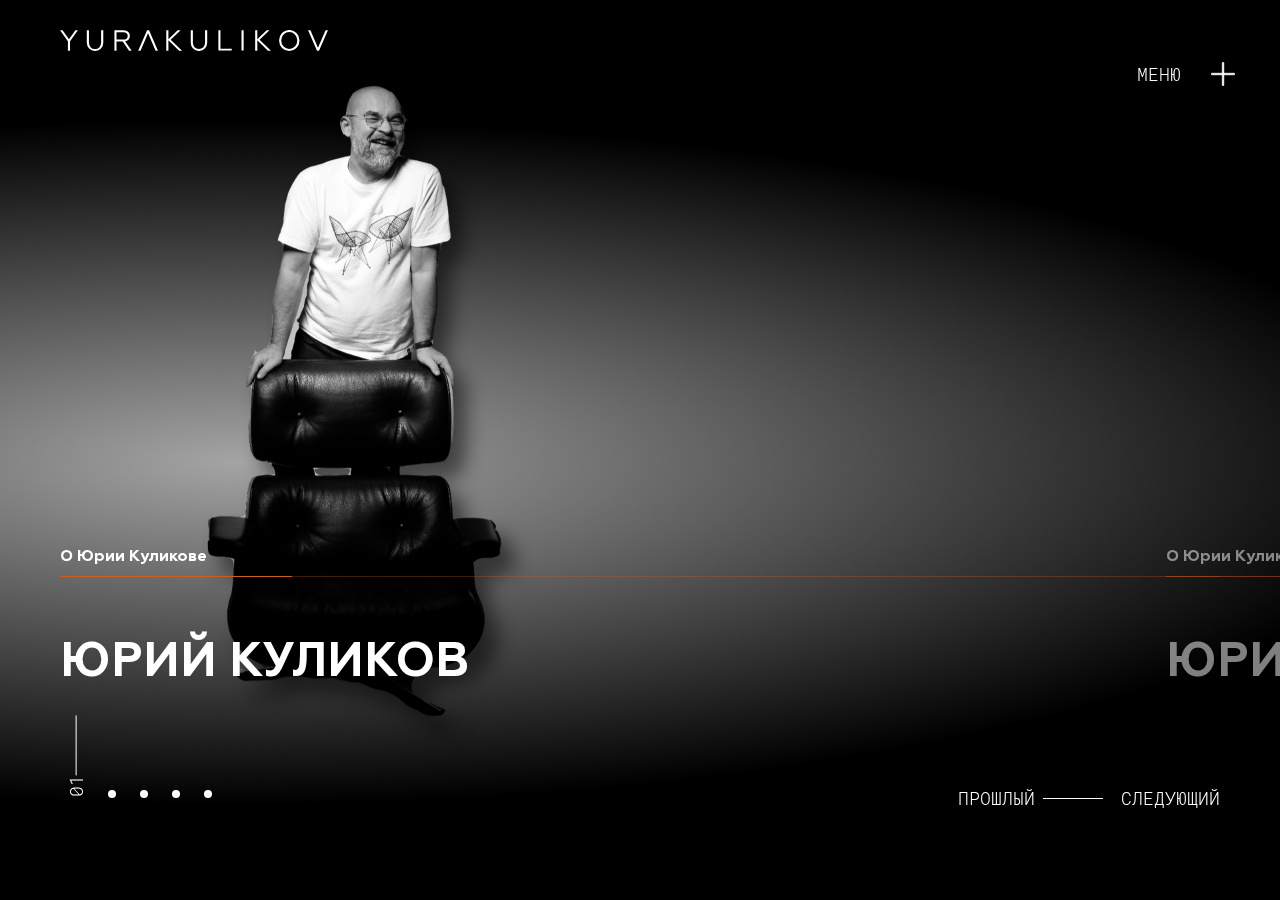
<file: html/index.html>
<!DOCTYPE html>
<html>
  <body>
    <!-- head-->
    <head>
      <meta charset="UTF-8">
      <meta name="viewport" content="width=device-width, initial-scale=1.0">
      <link href="../css/owl.carousel.css" type="text/css" rel="stylesheet">
      <link href="../css/style.css" type="text/css" rel="stylesheet">
      <link href="../css/response.css" type="text/css" rel="stylesheet">
      <script src="../js/jquery-3.3.1.min.js"></script>
      <script src="../js/jquery.mask.js"></script>
      <script src="../js/owl.carousel.js"></script>
      <script src="../js/control-style.js"></script>
      <script src="../js/common.js"></script>
    </head>
    <!-- head-->
    <!-- header-->
    <header>
      <div class="main-grid">
        <div class="logo"><a href="./index.html"><img src="../images/logo.svg"></a></div>
      </div>
    </header>
    <!-- header-->
    <div class="hamburger-wrap">
      <div class="hamburger element-btn" data-showEl="0"><span>Меню</span><em></em><i></i></div>
    </div>
    <div class="hamburger-container element-show" data-showEl="0">
      <div class="hamburger-img"><img class="menu-img" src="../images/0.jpg"><img class="menu-img" src="../images/1.jpg"><img class="menu-img" src="../images/2.jpg"><img class="menu-img" src="../images/3.jpg"><img class="menu-img" src="../images/4.jpg"><img class="menu-img" src="../images/5.jpg">
      </div>
      <nav class="hamburger-menu"><a href="#">Главная</a><a href="#">ОБО МНЕ</a><a href="#">ИНТЕРЬЕРЫ</a><a href="#">ЧАСТНЫЕ ДОМА</a><a href="#">ЗДАНИЯ</a><a href="#">ИНТЕРЬЕРЫ ДЛЯ БИЗНЕСА</a><a href="#">КОНТАКТЫ</a>
      </nav>
    </div>
    <!-- header-->
    <!-- header-->
    <div class="main-area">
      <div class="slider element-show" data-showEl="0">
        <div class="slider-owl owl-carousel">
          <div class="item"><img class="back-item" src="../images/slide-1.jpg">
            <div class="item-content">
              <h3> <span>О Юрии Куликове</span></h3>
              <h2> <span>ЮРИЙ КУЛИКОВ</span></h2>
            </div>
          </div>
          <div class="item"><img class="back-item" src="../images/slide-2.jpg">
            <div class="item-content">
              <h3> <span>О Юрии Куликове</span></h3>
              <h2> <span>ЮРИЙ КУЛИКОВ</span></h2>
            </div>
          </div>
          <div class="item"><img class="back-item" src="../images/slide-3.jpg">
            <div class="item-content">
              <h3> <span>О Юрии Куликове</span></h3>
              <h2> <span>ЮРИЙ КУЛИКОВ</span></h2>
            </div>
          </div>
          <div class="item"><img class="back-item" src="../images/slide-4.jpg">
            <div class="item-content">
              <h3> <span>О Юрии Куликове</span></h3>
              <h2> <span>ЮРИЙ КУЛИКОВ</span></h2>
            </div>
          </div>
          <div class="item"><img class="back-item" src="../images/slide-5.jpg">
            <div class="item-content">
              <h3> <span>О Юрии Куликове</span></h3>
              <h2> <span>ЮРИЙ КУЛИКОВ</span></h2>
            </div>
          </div>
        </div>
        <div class="pagination">
          <div class="move-element">
            <div class="in-element"><i>
                 01</i><em></em></div>
          </div>
        </div>
        <div class="arr-wrap">
          <div class="prev arr-prev">ПРОШЛЫЙ</div><i></i>
          <div class="next arr-next">СЛЕДУЮЩИЙ</div>
        </div>
      </div>
    </div>
  </body>
</html>
</file>
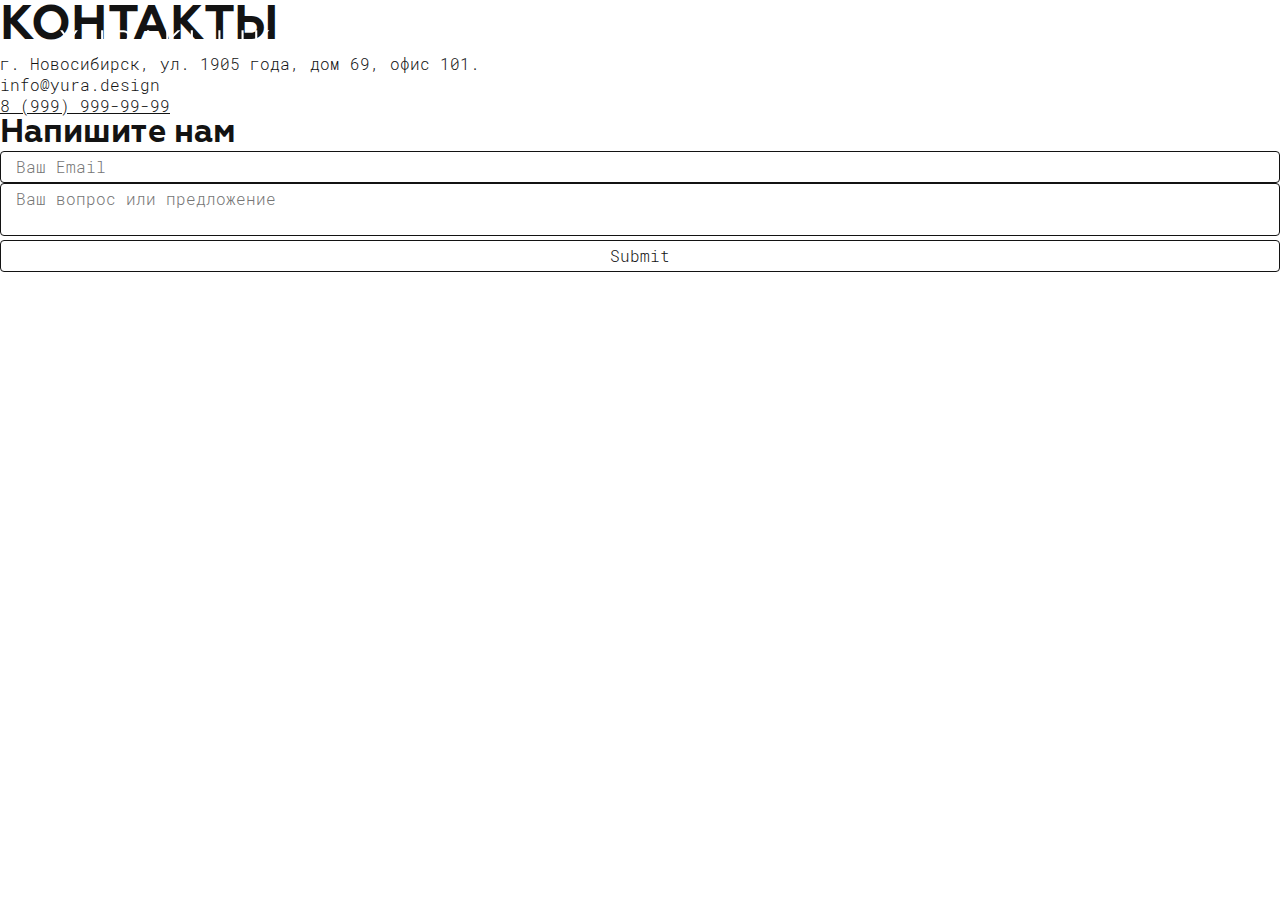
<file: html/contacts-page.html>
<!DOCTYPE html>
<html>
  <body>
    <!-- head-->
    <head>
      <meta charset="UTF-8">
      <meta name="viewport" content="width=device-width, initial-scale=1.0">
      <link href="../css/owl.carousel.css" type="text/css" rel="stylesheet">
      <link href="../css/style.css" type="text/css" rel="stylesheet">
      <link href="../css/response.css" type="text/css" rel="stylesheet">
      <script src="../js/jquery-3.3.1.min.js"></script>
      <script src="../js/jquery.mask.js"></script>
      <script src="../js/owl.carousel.js"></script>
      <script src="../js/control-style.js"></script>
      <script src="../js/common.js"></script>
    </head>
    <!-- head-->
    <!-- header-->
    <header>
      <div class="main-grid">
        <div class="logo"><a href="./index.html"><img src="../images/logo.svg"></a></div>
      </div>
    </header>
    <!-- header-->
    <div class="hamburger-wrap">
      <div class="hamburger element-btn" data-showEl="0"><span>Меню</span><em></em><i></i></div>
    </div>
    <div class="hamburger-container element-show" data-showEl="0">
      <div class="hamburger-img"><img class="menu-img" src="../images/0.jpg"><img class="menu-img" src="../images/1.jpg"><img class="menu-img" src="../images/2.jpg"><img class="menu-img" src="../images/3.jpg"><img class="menu-img" src="../images/4.jpg"><img class="menu-img" src="../images/5.jpg">
      </div>
      <nav class="hamburger-menu"><a href="#">Главная</a><a href="#">ОБО МНЕ</a><a href="#">ИНТЕРЬЕРЫ</a><a href="#">ЧАСТНЫЕ ДОМА</a><a href="#">ЗДАНИЯ</a><a href="#">ИНТЕРЬЕРЫ ДЛЯ БИЗНЕСА</a><a href="#">КОНТАКТЫ</a>
      </nav>
    </div>
    <!-- header-->
    <!-- header-->
    <div class="contacts-area">
      <div class="feedback-area">
        <h1>КОНТАКТЫ</h1>
        <div class="feedback-info">
          <div class="address">г. Новосибирск, ул. 1905 года, дом 69, офис 101.</div>
          <div class="mail">info@yura.design</div><a class="phone" href="tel:8 (999) 999-99-99">8 (999) 999-99-99</a>
        </div>
        <div class="feedback-form">
          <h2>Напишите нам</h2>
          <form>
            <input type="text" placeholder="Ваш Email">
            <textarea placeholder="Ваш вопрос или предложение"></textarea>
            <input class="btn" type="submit">
          </form>
        </div>
      </div>
      <div class="map-area"></div>
    </div>
  </body>
</html>
</file>
<file: css/style.css>
/*-----fonts-----*/
@font-face {
  font-family: "regular";
  src: url("../fonts/RobotoMono-Light.ttf");
  font-weight: normal;
  font-style: normal;
}
@font-face {
  font-family: "medium";
  src: url("../fonts/RobotoMono-Light.ttf");
  font-weight: normal;
  font-style: normal;
}
@font-face {
  font-family: "bold";
  src: url("../fonts/Geometria-Bold.ttf");
  font-weight: normal;
  font-style: normal;
}
@font-face {
  font-family: "light";
  src: url("../fonts/Geometria-ExtraLight.ttf");
  font-weight: normal;
  font-style: normal;
}
/*-----fonts-----*/
/*-----defaul-----*/
* {
  box-sizing: border-box;
}

body,
html {
  font-family: "regular";
  color: #131313;
  font-size: 16px;
  min-width: 320px;
  min-height: 640px;
  max-width: 1920px;
  margin: 0 auto;
  padding: 0;
  position: relative;
}

.wrapper {
  position: relative;
  overflow: hidden;
}

a {
  color: inherit;
  display: inline-block;
}
.ln,
.ln li {
  padding: 0;
  margin: 0;
  list-style: none;
}

.custom-disk li {
  padding-left: 15px;
  position: relative;
}
.custom-disk li:before {
  content: "";
  width: 4px;
  height: 4px;
  left: 0;
  top: 8px;
  position: absolute;
  display: block;
  z-index: auto;
  background: #131313;
  border-radius: 100%;
}

.vertical-align {
  display: flex;
  align-items: center;
  justify-content: center;
}

.img-cover {
  position: relative;
}

.img-cover img {
  left: 0;
  top: 0;
  width: 100%;
  height: 100%;
  object-fit: cover;
  position: absolute;
}

h1,
h2,
h3,
h4,
h5,
h6 {
  font-weight: normal;
  font-family: "bold";
  margin: 0;
  padding: 0;
  line-height: 1.1;
}

h1 {
  font-size: 48px;
}

h2 {
  font-size: 32px;
}

h2.global {
  font-size: 48px;
  text-transform: uppercase;
}

.double-topic-container {
  text-align: center;
  height: 240px;
  position: relative;
}
.double-topic-container h2.double-topic {
  font-size: 16px;
  text-transform: uppercase;
  display: inline-block;
  text-align: left;
  transform: rotate(-90deg);
  transform-origin: left;
  font-family: "medium";
  position: absolute;
  left: 50%;
  bottom: 0;
}
.double-topic-container h2.double-topic span {
  display: block;
  margin: 5px 0;
}
.double-topic-container h2.double-topic i {
  display: inline-block;
  width: 100%;
  height: 1px;
  background: #ffffff;
  position: relative;
  top: -6px;
}

.main-grid {
  display: grid;
  grid-template-columns: repeat(12, 1fr);
  grid-column-gap: 30px;
  padding: 0 60px;
}

.social {
  display: inline-block;
  vertical-align: middle;
}
.social a {
  display: inline-block;
  margin: 0 5px;
}
.social a img {
  object-fit: cover;
  width: 20px;
  height: 20px;
}

/*-----defaul-----*/
/*-----btns-----*/
.btn {
  text-decoration: none;
  border: 1px solid;
  border-color: #131313;
  padding: 4px 16px 5px;
  background: none;
  font: inherit;
  display: inline-block;
  color: inherit;
  border-radius: 4px;
  cursor: pointer;
}
.btn:hover {
  background: #131313;
  color: #ffffff;
}

/*-----btns-----*/
/*-----forms-----*/
input,
textarea,
.custom-select {
  padding: 4px 15px 5px;
  border: 1px solid #131313;
  font: inherit;
  border-radius: 4px;
  resize: none;
  width: 100%;
}
input:focus,
textarea:focus,
.custom-select:focus {
  outline: 0;
  box-shadow: 0 6px 25px rgba(0, 161, 255, 0.2);
}

.file-decorate.error-input span,
.error-input {
  border-color: #f25368;
}

.checkbox.error-input {
  color: #f25368;
}

/*-file-upload-*/
.input-file {
  height: 30px;
  visibility: hidden;
}

.file-decorate {
  height: 30px;
  position: relative;
  margin-top: -30px;
  margin-bottom: 15px;
}
.file-decorate i {
  width: 15px;
  height: 15px;
  right: 0;
  top: 0;
  position: absolute;
  display: none;
  z-index: 2;
  margin: 7px;
  background-position: center;
  background-repeat: no-repeat;
  background-size: contain;
  background-image: url("../images/close-b.png");
  cursor: pointer;
}
.file-decorate.full i {
  display: block;
}

/*-file-upload-*/
/*-custom-select-*/
.custom-select {
  cursor: pointer;
  position: relative;
}
.custom-select ul {
  position: absolute;
  left: -1px;
  top: 13px;
  right: -1px;
  z-index: 1;
  padding: 14px 0 0;
  opacity: 0;
  visibility: hidden;
  border: 1px solid #131313;
  background: #ffffff;
  overflow: hidden;
  border-top: 0;
  border-radius: 0 0 4px 4px;
  margin: 0;
}
.custom-select ul li {
  padding: 2px 15px;
  cursor: pointer;
  transition: ease-out 0.5s;
}
.custom-select ul li:hover {
  background: #353535;
}
.custom-select.active {
  border-radius: 4px 4px 0 0;
  z-index: 3;
}
.custom-select.active ul {
  visibility: visible;
  opacity: 1;
}
.custom-select.active i {
  background-image: url("../images/cs-up.png");
}
.custom-select span {
  position: relative;
  z-index: 2;
}
.custom-select i {
  background-position: center;
  background-repeat: no-repeat;
  background-size: contain;
  background-image: url("../images/cs-down.png");
  width: 10px;
  height: 10px;
  right: 0;
  top: 0;
  position: absolute;
  display: block;
  z-index: 2;
  margin: 9px;
}

/*-custom-select-*/
/*-checkbox-select-*/
.checkbox {
  display: inline-block;
  position: relative;
  padding-left: 25px;
  margin-bottom: 12px;
  margin-right: 30px;
  cursor: pointer;
  -webkit-user-select: none;
          user-select: none;
}
.checkbox:hover input ~ span {
  background-color: #ccc;
}
.checkbox input {
  position: absolute;
  opacity: 0;
  cursor: pointer;
  height: 0;
  width: 0;
}
.checkbox input:checked ~ span {
  background-color: #131313;
}
.checkbox input:checked ~ span:after {
  display: block;
}
.checkbox span {
  width: 16px;
  height: 16px;
  left: 0;
  top: 2px;
  position: absolute;
  display: block;
  z-index: auto;
  background: #353535;
  border-radius: 100%;
}
.checkbox span:after {
  content: "";
  width: 8px;
  height: 8px;
  left: 4px;
  top: 4px;
  position: absolute;
  display: none;
  z-index: auto;
  background: #ffffff;
  border-radius: 100%;
}

/*-checkbox-select-*/
/*-----forms-----*/
/*-----header-----*/
header {
  width: 100%;
  height: auto;
  left: 0;
  top: 0;
  position: absolute;
  display: block;
  z-index: auto;
  z-index: 2;
  color: #ffffff;
  padding: 30px 0 0;
}

.stub {
  height: 100px;
  outline: 1px solid blue;
}

.logo {
  grid-column: span 3;
}
.logo img {
  width: 100%;
}

.ico {
  display: inline-block;
  vertical-align: middle;
}

nav {
  grid-column: 2/span 6;
}
nav ul {
  display: flex;
  justify-content: space-between;
}
nav ul,
nav li {
  padding: 0;
  margin: 0;
  list-style: none;
}
nav li {
  display: inline-block;
}
nav li a {
  text-decoration: none;
}
nav li a:hover {
  text-decoration: underline;
}

/*-----header-----*/
/*-----hamburger-menu-----*/
.hamburger-wrap {
  width: auto;
  height: auto;
  right: 30px;
  top: 60px;
  position: absolute;
  display: block;
  z-index: 4;
  grid-column: 10/span 3;
  text-align: right;
  color: #ffffff;
}

.hamburger {
  text-transform: uppercase;
  font-size: 18px;
  cursor: pointer;
}
.hamburger em {
  display: inline-block;
  width: 0px;
  height: 1px;
  background: #ffffff;
  margin-left: 15px;
  transition: ease-out 0.25s;
}
.hamburger i {
  width: 24px;
  height: 24px;
  display: inline-block;
  background-position: center;
  background-repeat: no-repeat;
  background-size: cover;
  background-image: url("../images/plus-white.png");
  margin: 0 15px;
  transition: ease-out 0.25s;
}
.hamburger em,
.hamburger span,
.hamburger i {
  vertical-align: middle;
}
.hamburger.active em {
  width: 90px;
}
.hamburger.active i {
  transform: rotate(45deg);
}

.hamburger-container {
  width: 100%;
  height: 100%;
  left: 0;
  top: 0;
  position: absolute;
  display: flex;
  z-index: 0;
  background: #131313;
  transition: ease-out 0.5s;
  opacity: 0;
  visibility: hidden;
}
.hamburger-container.show {
  opacity: 1;
  visibility: visible;
  z-index: 3;
}

.hamburger-menu {
  color: #ffffff;
  height: 90%;
  margin: auto;
  display: flex;
  flex-direction: column;
  justify-content: space-between;
  position: relative;
  z-index: 2;
}
.hamburger-menu a {
  display: block;
  text-align: center;
  text-decoration: none;
  text-transform: uppercase;
  font-family: "bold";
  font-size: 48px;
  opacity: 0.4;
  transition: ease-out 0.25s;
}
.hamburger-menu a.active, .hamburger-menu a:hover {
  opacity: 1;
}

.menu-img {
  width: 100%;
  height: 100%;
  left: 0;
  top: 0;
  position: absolute;
  display: block;
  z-index: auto;
  object-fit: cover;
  visibility: hidden;
  opacity: 0;
  transition: ease-out 0.25s;
}
.menu-img.active {
  visibility: visible;
  opacity: 0.6;
}

/*-----hamburger-menu-----*/
/*-----footer-----*/
footer {
  background: #353535;
  display: flex;
  justify-content: space-between;
  padding: 0 30px 15px;
}
footer a {
  text-decoration: none;
}

/*-----footer-----*/
/*-----slider-owl-----*/
.slider-owl {
  height: 300px;
  background: #353535;
}

.owl-prev,
.owl-next {
  width: 30px;
  height: 30px;
  left: auto;
  top: 50%;
  position: absolute;
  display: block;
  z-index: auto;
  margin: 0;
  font-size: 0;
}

.owl-prev {
  left: 0;
  background-position: center;
  background-repeat: no-repeat;
  background-size: contain;
  background-image: url("../images/nav-prev-white.png");
}

.owl-next {
  right: 0;
  background-position: center;
  background-repeat: no-repeat;
  background-size: contain;
  background-image: url("../images/nav-next-white.png");
}

.owl-dots {
  width: 100%;
  height: auto;
  left: auto;
  bottom: 30px;
  position: absolute;
  display: block;
  z-index: auto;
}
.owl-dots .owl-dot {
  width: 10px;
  height: 10px;
  display: inline-block;
  border-radius: 100%;
  border: 1px solid #131313;
  margin: 10px;
  cursor: pointer;
}
.owl-dots .owl-dot:hover, .owl-dots .owl-dot.active {
  background: #131313;
}

/*-----slider-owl-----*/
/*-----slider-class-----*/
.slider {
  width: 100%;
  height: 100%;
  left: 0;
  top: 0;
  position: absolute;
  display: block;
  z-index: auto;
  color: #ffffff;
  overflow: hidden;
  transition: ease-out 0.5s;
  opacity: 1;
  visibility: visible;
}
.slider .slider-owl {
  width: 100%;
  height: 100%;
  left: 0;
  top: 0;
  position: absolute;
  display: block;
  z-index: auto;
}
.slider.show {
  opacity: 0;
  visibility: hidden;
}
.slider .item {
  grid-template-rows: repeat(5, 1fr);
  position: absolute;
  left: 0%;
  top: 0;
  width: 100%;
  height: 100%;
  z-index: 1;
  transition: linear 1s;
  transition-duration: 0s;
}
.slider .item img {
  position: absolute;
  width: 100%;
  height: 100%;
  left: 0;
  top: 0;
  z-index: 1;
  object-fit: cover;
}
.slider .item.active {
  left: 0;
  transition-duration: 1s;
}
.slider .item.active img {
  z-index: 2;
}
.slider .item.active-prev {
  left: -100%;
}
.slider .item.active-prev img {
  z-index: 3;
}
.slider .item.active-next {
  left: 100%;
}
.slider .item.active-next t img {
  z-index: 3;
}
.slider .item.speed {
  transition-duration: 1s;
}
.slider .item-content {
  grid-column: span 12;
  transform: translateX(0%);
  transition: ease-out 0.75s;
  transition-delay: 0.25s;
  width: calc(100% - 120px);
  height: auto;
  left: 60px;
  bottom: 210px;
  position: absolute;
  display: block;
  z-index: 3;
}
.slider .item-content h2,
.slider .item-content h3 {
  margin: 0;
}
.slider .item-content h2 {
  font-size: 48px;
  text-transform: uppercase;
}
.slider .item-content h2 span {
  cursor: pointer;
}
.slider .item-content h3 {
  font-size: 16px;
  border-bottom: 1px solid rgba(207, 93, 30, 0.3);
  margin-bottom: 60px;
}
.slider .item-content h3 span {
  display: inline-block;
  padding-bottom: 10px;
  border-bottom: 1px solid #cf5d1e;
  margin-bottom: -1px;
  width: 20%;
}

.arr-wrap {
  width: 50%;
  height: auto;
  right: 60px;
  bottom: 90px;
  position: absolute;
  display: block;
  z-index: 3;
  text-align: right;
}
.arr-wrap .prev,
.arr-wrap .next,
.arr-wrap i {
  display: inline-block;
  vertical-align: middle;
  font-size: 18px;
  text-transform: uppercase;
  cursor: pointer;
}
.arr-wrap i {
  display: inline-block;
  width: 60px;
  height: 1px;
  background: #ffffff;
  margin: 0 8px;
}

.pagination {
  width: auto;
  height: auto;
  left: 60px;
  bottom: 90px;
  position: absolute;
  display: block;
  z-index: 3;
}
.pagination span {
  display: inline-block;
  width: 32px;
  height: 32px;
  position: relative;
  cursor: pointer;
}
.pagination span:before {
  content: "";
  width: 25%;
  height: 25%;
  border-radius: 100%;
  margin: 50%;
  background: #ffffff;
  position: absolute;
  transition: ease-out 0.25s;
}
.pagination span.active {
  background: rgba(207, 93, 30, 0);
}
.pagination span.active:before {
  background: none;
}

.move-element {
  position: absolute;
  left: 0;
  bottom: 25px;
  transition: ease-out 0.25s;
}
.move-element .in-element {
  position: absolute;
  width: 100px;
  left: 16px;
  transform: rotate(-90deg);
  transform-origin: left;
}
.move-element i,
.move-element em {
  vertical-align: middle;
}
.move-element i {
  font-style: normal;
  font-size: 18px;
}
.move-element em {
  display: inline-block;
  width: 60px;
  height: 1px;
  background: #ffffff;
}

.owl-item.next-el .item-content {
  transform: translateX(-15%);
  opacity: 0.5;
}

.back-item {
  transition: ease-out 0.75s;
}

.next-el:hover .back-item {
  left: -10%;
  position: relative;
}

.owl-item.active .back-item.hover {
  transform: scale(1.1);
}

/*-----slider-class-----*/
/*-----map-----*/
.map-container {
  position: relative;
  height: 400px;
  background: #353535;
}

.contacts-address {
  display: none;
}

#map {
  width: 100%;
  height: 100%;
  left: 0;
  top: 0;
  position: absolute;
  display: block;
  z-index: auto;
}

/*-----map-----*/
/*-----main-page-----*/
.main-area {
  position: relative;
  width: 100%;
  min-height: 100vh;
  background: #131313;
}

/*-----main-page-----*/
/*--------------------main-page-----*/
/*--------------------content-page-----*/
.content-area {
  color: #ffffff;
}

.top-area {
  position: relative;
  height: 100vh;
  display: flex;
  background: #131313;
}
.top-area .ta-bg {
  width: 100%;
  height: 100%;
  left: 0;
  top: 0;
  position: absolute;
  display: block;
  z-index: auto;
  object-fit: cover;
  opacity: 0.75;
}
.top-area h2 {
  margin: auto;
  position: relative;
}

.bottom-area {
  background: #131313;
  min-height: calc(100vh/2);
  font-family: "medium";
  font-size: 18px;
  padding: 0 0 60px;
}
.bottom-area .ba-text {
  margin: 0 0 90px;
}
.bottom-area .ba-text h2 {
  margin: 0 0 30px;
}
.bottom-area .right-text {
  grid-column: 7/span 4;
}
.bottom-area .left-text {
  grid-column: 2/span 5;
}

.content-gallery-container {
  position: relative;
  overflow: hidden;
}

.content-gallery {
  grid-column: 4/span 9;
  position: relative;
  padding-bottom: 90px;
  margin: 0 0 90px;
  /*owl nav*/
  /*owl nav*/
}
.content-gallery .owl-stage-outer {
  overflow: visible;
}
.content-gallery .cg-bg {
  background: #353535;
  width: 80%;
  height: 90%;
  right: 0;
  bottom: 0;
  position: absolute;
  display: block;
  z-index: auto;
}
.content-gallery .cg-container {
  width: 80%;
  height: 90%;
  position: relative;
}
.content-gallery .cg-container .item {
  padding-bottom: 70%;
}
.content-gallery .cg-container img {
  position: absolute;
  height: 100%;
  left: 50%;
  transform: translateX(-50%);
}
.content-gallery .owl-item {
  transition: ease-out 0.5s;
  opacity: 0;
  visibility: hidden;
}
.content-gallery .owl-item.active {
  opacity: 1;
  visibility: visible;
}
.content-gallery .owl-nav {
  width: 140px;
  height: auto;
  left: 50%;
  top: 100%;
  position: absolute;
  display: block;
  z-index: auto;
  transform: translateX(-50%);
  margin-top: 30px;
}
.content-gallery .cg-count {
  position: absolute;
  bottom: 34px;
  left: 40%;
  transform: translateX(-50%);
  font-size: 18px;
  text-align: center;
}
.content-gallery .cg-count * {
  display: inline-block;
}
.content-gallery .cg-count .cg-current {
  margin-right: 5px;
}
.content-gallery .cg-count .cg-all {
  opacity: 0.5;
}

.masonry-container {
  grid-column: 2/span 10;
  column-count: 2;
  grid-column-gap: 30px;
  margin: 0 -15px 90px;
}
.masonry-container img {
  width: 100%;
  margin: 15px;
}

/*--------------------content-page-----*/
/*--------------------contacts-page-----*/
/*--------------------contacts-page-----*/
</file>
<file: css/response.css>
/*-----1620-----*/
/*-----1620-----*/
/*-----1440-----*/
/*-----1440-----*/
/*-----1280-----*/
/*-----1280-----*/
/*-----1024-----*/
/*-----1024-----*/
/*-----998-----*/
/*-----998-----*/
</file>
